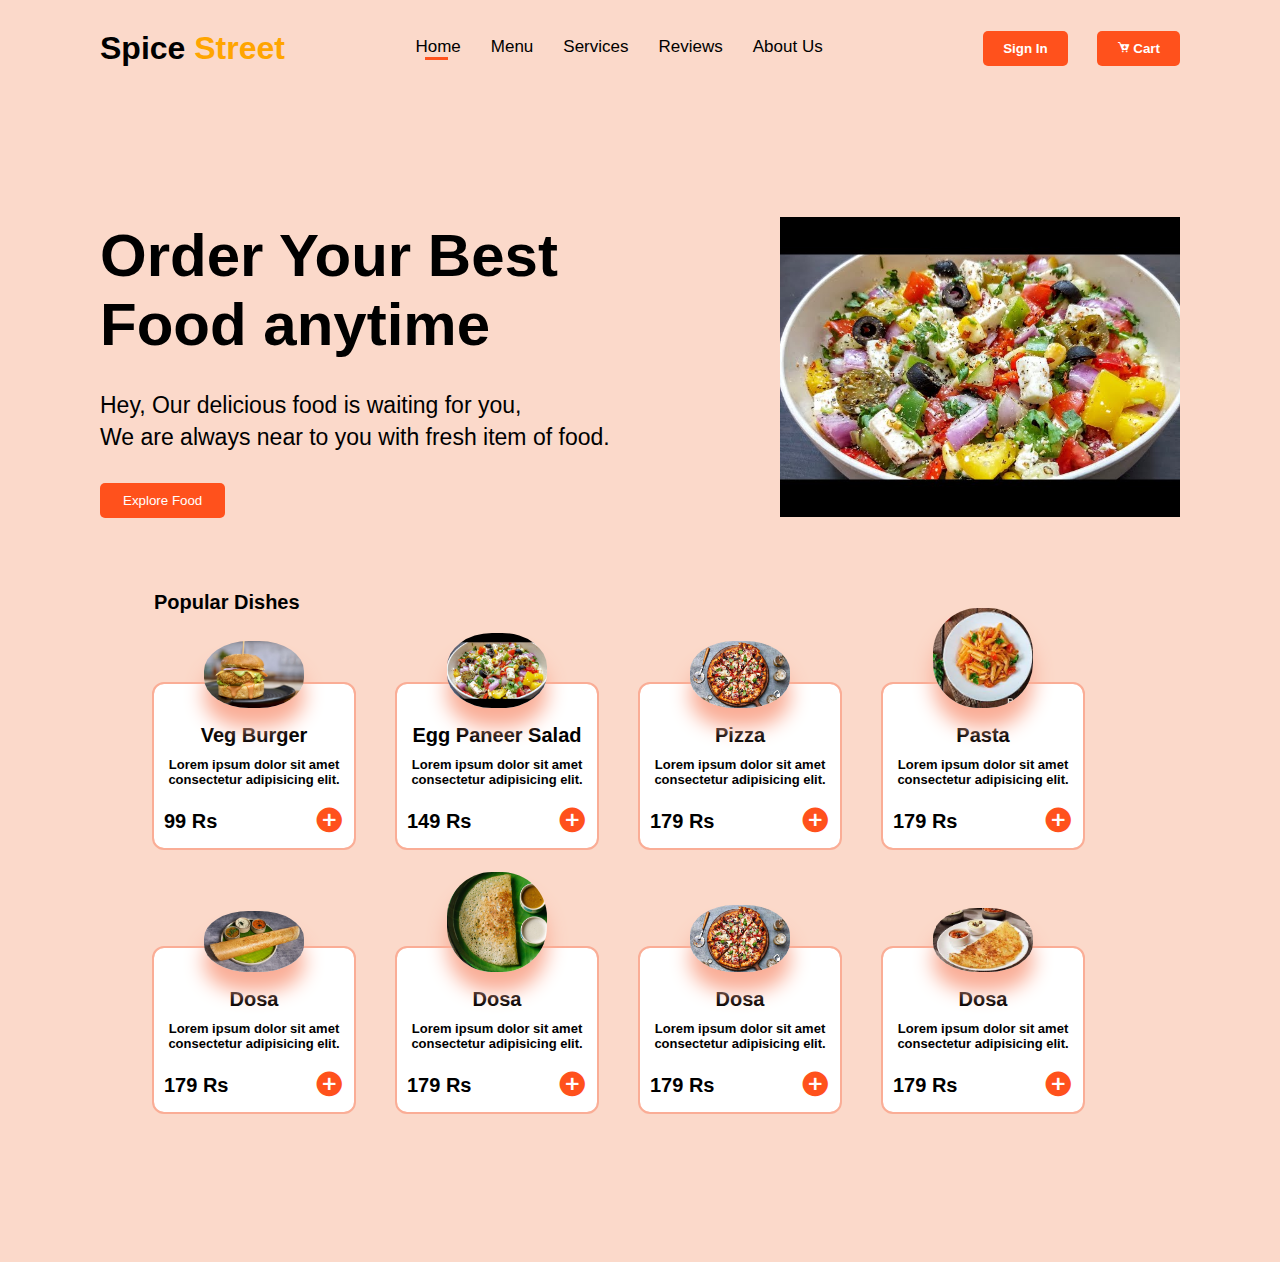
<file: index.html>
<!DOCTYPE html>
<html lang="en">
<head>
    <meta charset="UTF-8">
    <meta http-equiv="X-UA-Compatible" content="IE=edge">
    <meta name="viewport" content="width=device-width, initial-scale=1.0">
    <title>Under Belly</title>
    <link rel="stylesheet" href="index.css">
    <link href='https://unpkg.com/boxicons@2.1.4/css/boxicons.min.css' rel='stylesheet'>
</head>
<body>
    
    <section class="menu">
        <div class="nav">
            <div class="logo"><h1>Spice <b>Street</b></h1></div>
            <ul>
                <li><a class="active" href="#">Home</a></li>
                <li><a href="menu2.html">Menu</a></li>
                <li><a href="services.html">Services</a></li>
                <li><a href="review.html">Reviews</a></li>
                <li><a href="#">About Us</a></li>
            </ul>
            <div class="r-btn">
                <a href="login.html"><input class="signin" type="submit" value="Sign In" name="signin"></a>
                <button class="cart"><i class='bx bxs-cart-add'></i> Cart</button>
            </div>
        </div>
    </section>

    <section class="grid">
        <div class="content">
            <div class="content-left">
                <div class="info">
                    <h2>Order Your Best <br>Food anytime</h2>
                    <p>Hey, Our delicious food is waiting for you, <br>
                    We are always near to you with fresh item of food.</p>
                </div>
                <button><a href="menu2.html">Explore Food</a></button>
            </div>
            <div class="content-right">
                <img src="image2.png" alt="foodimage">
            </div>
        </div>
    </section>


    <section class="category">
        <div class="list-items">
            <h3>Popular Dishes</h3>
            <div class="card-list">
                <div class="cards">
                    <img src="image4.png" alt="">
                    <div class="food-title">
                        <h1>Veg Burger</h1>
                    </div>
                    <div class="desc-food">
                        <p>Lorem ipsum dolor sit amet consectetur adipisicing elit. </p>
                    </div>
                    <div class="price">
                        <span>99 Rs </span> <span><i class='bx bxs-plus-circle plus-icon'></i></span>
                    </div>
                </div>
                <div class="cards">

                    <img src="image2.png" alt="">
                    <div class="food-title">
                        <h1>Egg Paneer Salad</h1>
                    </div>
                    <div class="desc-food">
                        <p>Lorem ipsum dolor sit amet consectetur adipisicing elit. </p>
                    </div>
                    <div class="price">
                        <span>149 Rs </span> <span><i class='bx bxs-plus-circle plus-icon'></i></span>
                    </div>
                </div>
                <div class="cards">
                    <img src="image3.png" alt="">
                    <div class="food-title">
                        <h1>Pizza</h1>
                    </div>
                    <div class="desc-food">
                        <p>Lorem ipsum dolor sit amet consectetur adipisicing elit. </p>
                    </div>
                    <div class="price">
                        <span>179 Rs </span> <span><i class='bx bxs-plus-circle plus-icon'></i></span>
                    </div>
                </div>
                <div class="cards">
                    <img src="pasta.png" alt="">
                    <div class="food-title">
                        <h1>Pasta</h1>
                    </div>
                    <div class="desc-food">
                        <p>Lorem ipsum dolor sit amet consectetur adipisicing elit. </p>
                    </div>
                    <div class="price">
                        <span>179 Rs </span> <span><i class='bx bxs-plus-circle plus-icon'></i></span>
                    </div>
                </div>
                <div class="cards">
                    <img src="dosa.jpg" alt="">
                    <div class="food-title">
                        <h1>Dosa</h1>
                    </div>
                    <div class="desc-food">
                        <p>Lorem ipsum dolor sit amet consectetur adipisicing elit. </p>
                    </div>
                    <div class="price">
                        <span>179 Rs </span> <span><i class='bx bxs-plus-circle plus-icon'></i></span>
                    </div>
                </div>

                <div class="cards">
                    <img src="image3.jpg" alt="">
                    <div class="food-title">
                        <h1>Dosa</h1>
                    </div>
                    <div class="desc-food">
                        <p>Lorem ipsum dolor sit amet consectetur adipisicing elit. </p>
                    </div>
                    <div class="price">
                        <span>179 Rs </span> <span><i class='bx bxs-plus-circle plus-icon'></i></span>
                    </div>
                </div>
                <div class="cards">
                    <img src="image3.png" alt="">
                    <div class="food-title">
                        <h1>Dosa</h1>
                    </div>
                    <div class="desc-food">
                        <p>Lorem ipsum dolor sit amet consectetur adipisicing elit. </p>
                    </div>
                    <div class="price">
                        <span>179 Rs </span> <span><i class='bx bxs-plus-circle plus-icon'></i></span>
                    </div>
                </div>

                <div class="cards">
                    <img src="image5.png" alt="">
                    <div class="food-title">
                        <h1>Dosa</h1>
                    </div>
                    <div class="desc-food">
                        <p>Lorem ipsum dolor sit amet consectetur adipisicing elit. </p>
                    </div>
                    <div class="price">
                        <span>179 Rs </span> <span><i class='bx bxs-plus-circle plus-icon'></i></span>
                    </div>
                </div>
                
                    
                    
                
        </div>
    </section>


</body>
</html>
</file>
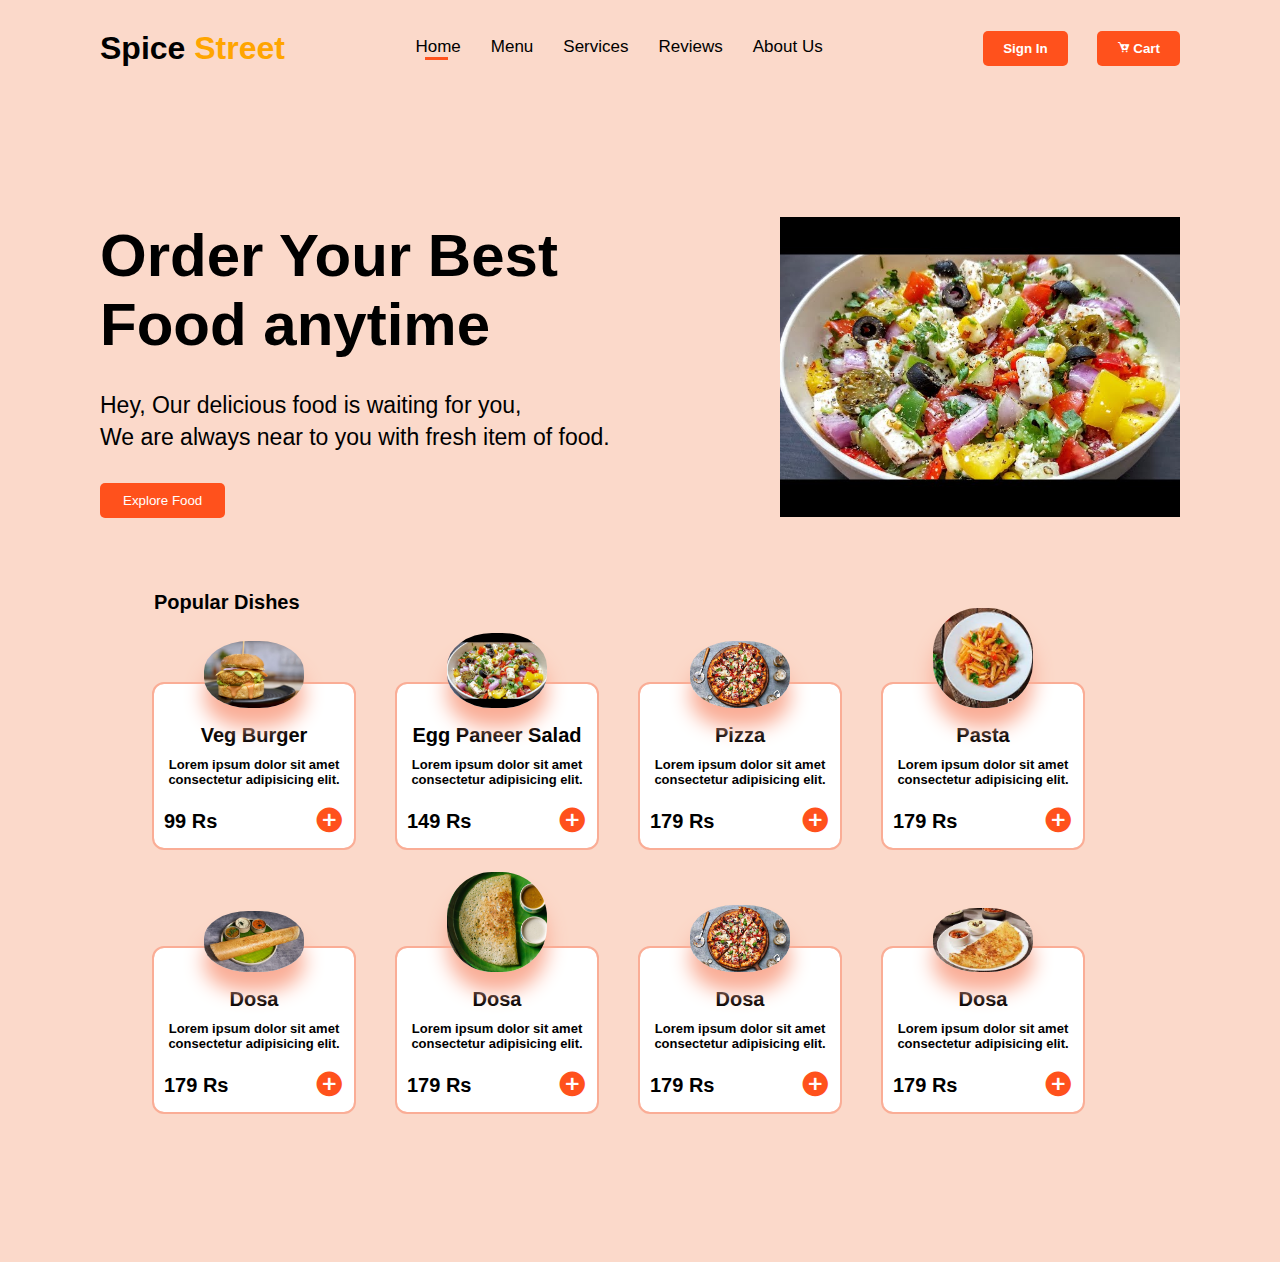
<file: Order Food Online/index.html>
<!DOCTYPE html>
<html lang="en">
<head>
    <meta charset="UTF-8">
    <meta http-equiv="X-UA-Compatible" content="IE=edge">
    <meta name="viewport" content="width=device-width, initial-scale=1.0">
    <title>Under Belly</title>
    <link rel="stylesheet" href="enhance.css">
    <link href='https://unpkg.com/boxicons@2.1.4/css/boxicons.min.css' rel='stylesheet'>
    
</head>
<body>
    
    <section class="menu">
        <div class="nav">
            <div class="logo"><h1>Spice <b>Street</b></h1></div>
            <ul>
                <li><a class="active" href="#">Home</a></li>
                <li><a href="menu2.html">Menu</a></li>
                <li><a href="services.html">Services</a></li>
                <li><a href="review.html">Reviews</a></li>
                <li><a href="#">About Us</a></li>
            </ul>
            <div class="r-btn">
                <a href="login.html"><input class="signin" type="submit" value="Sign In" name="signin"></a>
                <button class="cart"><i class='bx bxs-cart-add'></i> Cart</button>
            </div>
        </div>
    </section>

    <section class="grid">
        <div class="content">
            <div class="content-left">
                <div class="info">
                    <h2>Order Your Best <br>Food anytime</h2>
                    <p>Hey, Our delicious food is waiting for you, <br>
                    We are always near to you with fresh item of food.</p>
                </div>
                <button><a href="menu2.html">Explore Food</a></button>
            </div>
            <div class="content-right">
                <img src="image2.png" alt="foodimage">
            </div>
        </div>
    </section>


    <section class="category">
        <div class="list-items">
            <h3>Popular Dishes</h3>
            <div class="card-list">
                <div class="cards">
                    <img src="image4.png" alt="">
                    <div class="food-title">
                        <h1>Veg Burger</h1>
                    </div>
                    <div class="desc-food">
                        <p>Lorem ipsum dolor sit amet consectetur adipisicing elit. </p>
                    </div>
                    <div class="price">
                        <span>99 Rs </span> <span><i class='bx bxs-plus-circle plus-icon'></i></span>
                    </div>
                </div>
                <div class="cards">

                    <img src="image2.png" alt="">
                    <div class="food-title">
                        <h1>Egg Paneer Salad</h1>
                    </div>
                    <div class="desc-food">
                        <p>Lorem ipsum dolor sit amet consectetur adipisicing elit. </p>
                    </div>
                    <div class="price">
                        <span>149 Rs </span> <span><i class='bx bxs-plus-circle plus-icon'></i></span>
                    </div>



            
                </div>
                <div class="cards">
                    <img src="image3.png" alt="">
                    <div class="food-title">
                        <h1>Pizza</h1>
                    </div>
                    <div class="desc-food">
                        <p>Lorem ipsum dolor sit amet consectetur adipisicing elit. </p>
                    </div>
                    <div class="price">
                        <span>179 Rs </span> <span><i class='bx bxs-plus-circle plus-icon'></i></span>
                    </div>
                </div>
                <div class="cards">
                    <img src="pasta.png" alt="">
                    <div class="food-title">
                        <h1>Pasta</h1>
                    </div>
                    <div class="desc-food">
                        <p>Lorem ipsum dolor sit amet consectetur adipisicing elit. </p>
                    </div>
                    <div class="price">
                        <span>179 Rs </span> <span><i class='bx bxs-plus-circle plus-icon'></i></span>
                    </div>
                </div>
                <div class="cards">
                    <img src="dosa.jpg" alt="">
                    <div class="food-title">
                        <h1>Dosa</h1>
                    </div>
                    <div class="desc-food">
                        <p>Lorem ipsum dolor sit amet consectetur adipisicing elit. </p>
                    </div>
                    <div class="price">
                        <span>179 Rs </span> <span><i class='bx bxs-plus-circle plus-icon'></i></span>
                    </div>
                </div>

                <div class="cards">
                    <img src="image3.jpg" alt="">
                    <div class="food-title">
                        <h1>Dosa</h1>
                    </div>
                    <div class="desc-food">
                        <p>Lorem ipsum dolor sit amet consectetur adipisicing elit. </p>
                    </div>
                    <div class="price">
                        <span>179 Rs </span> <span><i class='bx bxs-plus-circle plus-icon'></i></span>
                    </div>
                </div>

                <div class="cards">
                    <img src="image3.png" alt="">
                    <div class="food-title">
                        <h1>Dosa</h1>
                    </div>
                    <div class="desc-food">
                        <p>Lorem ipsum dolor sit amet consectetur adipisicing elit. </p>
                    </div>
                    <div class="price">
                        <span>179 Rs </span> <span><i class='bx bxs-plus-circle plus-icon'></i></span>
                    </div>
                </div>

                <div class="cards">
                    <img src="image5.png" alt="">
                    <div class="food-title">
                        <h1>Dosa</h1>
                    </div>
                    <div class="desc-food">
                        <p>Lorem ipsum dolor sit amet consectetur adipisicing elit. </p>
                    </div>
                    <div class="price">
                        <span>179 Rs </span> <span><i class='bx bxs-plus-circle plus-icon'></i></span>
                    </div>
                </div>
                
                    
                    
                
        </div>
    </section>


</body>
</html>
</file>
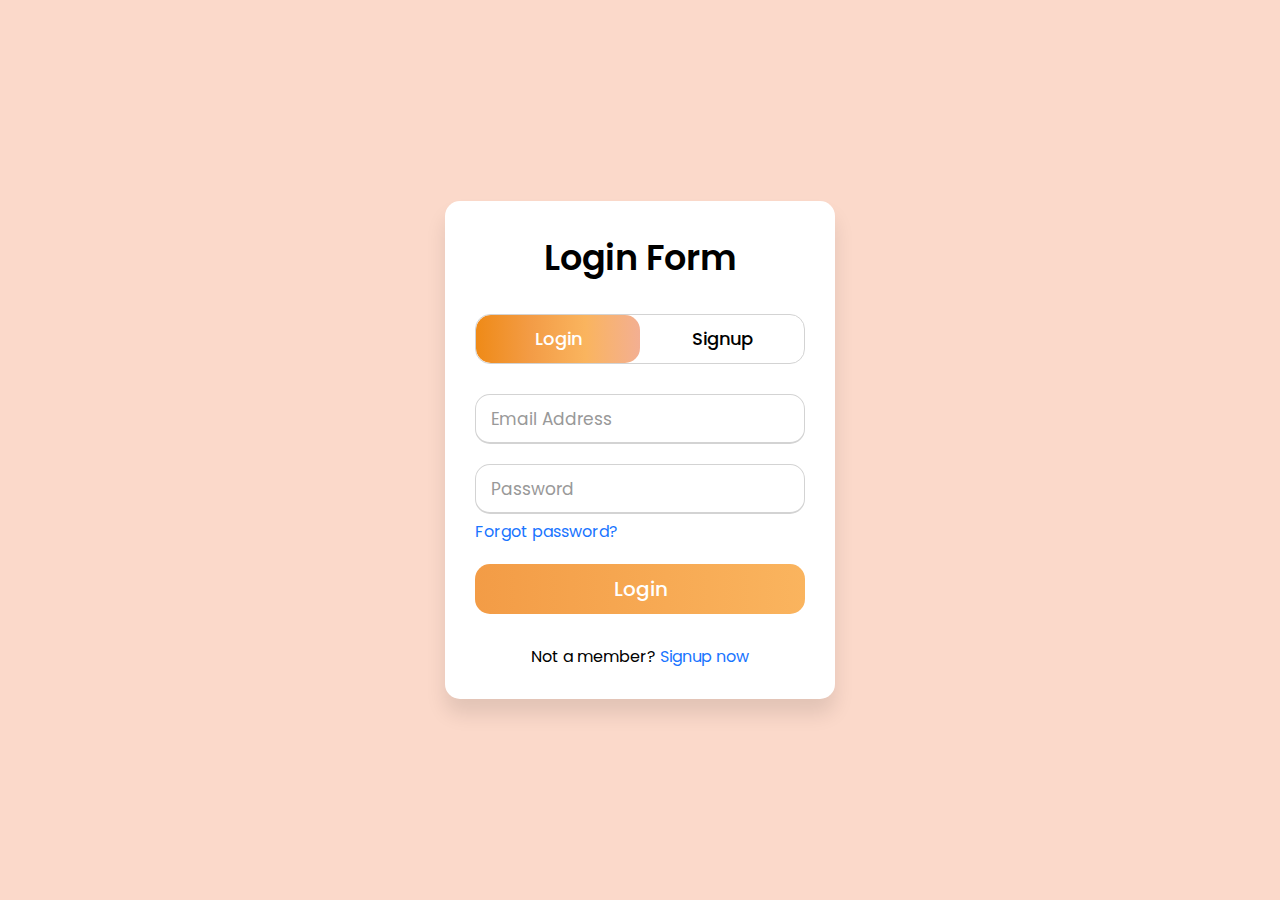
<file: login.html>
<!DOCTYPE html>
<html lang="en">
<head>
    <meta charset="UTF-8">
    <meta http-equiv="X-UA-Compatible" content="IE=edge">
    <meta name="viewport" content="width=device-width, initial-scale=1.0">
    <title>Document</title>

    <style>
        @import url('https://fonts.googleapis.com/css?family=Poppins:400,500,600,700&display=swap');
        *{
          margin: 0;
          padding: 0;
          box-sizing: border-box;
          font-family: 'Poppins', sans-serif;
        }
        html,body{
          display: grid;
          height: 100%;
          width: 100%;
          place-items: center;
          background-color: #fbd9ca;
        }
        ::selection{
          background: #1a75ff;
          color: #fff;
        }
        .wrapper{
          overflow: hidden;
          max-width: 390px;
          background: #fff;
          padding: 30px;
          border-radius: 15px;
          box-shadow: 0px 15px 20px rgba(0,0,0,0.1);
        }
        .wrapper .title-text{
          display: flex;
          width: 200%;
        }
        .wrapper .title{
          width: 50%;
          font-size: 35px;
          font-weight: 600;
          text-align: center;
          transition: all 0.6s cubic-bezier(0.68,-0.55,0.265,1.55);
        }
        .wrapper .slide-controls{
          position: relative;
          display: flex;
          height: 50px;
          width: 100%;
          overflow: hidden;
          margin: 30px 0 10px 0;
          justify-content: space-between;
          border: 1px solid lightgrey;
          border-radius: 15px;
        }
        .slide-controls .slide{
          height: 100%;
          width: 100%;
          color: #fff;
          font-size: 18px;
          font-weight: 500;
          text-align: center;
          line-height: 48px;
          cursor: pointer;
          z-index: 1;
          transition: all 0.6s ease;
        }
        .slide-controls label.signup{
          color: #000;
        }
        .slide-controls .slider-tab{
          position: absolute;
          height: 100%;
          width: 50%;
          left: 0;
          z-index: 0;
          border-radius: 15px;
          background: -webkit-linear-gradient(left,#ef8a17,#f39c46,#fab45e
        , #f3af92);
          transition: all 0.6s cubic-bezier(0.68,-0.55,0.265,1.55);
        }
        input[type="radio"]{
          display: none;
        }
        #signup:checked ~ .slider-tab{
          left: 50%;
        }
        #signup:checked ~ label.signup{
          color: #fff;
          cursor: default;
          user-select: none;
        }
        #signup:checked ~ label.login{
          color: #000;
        }
        #login:checked ~ label.signup{
          color: #000;
        }
        #login:checked ~ label.login{
          cursor: default;
          user-select: none;
        }
        .wrapper .form-container{
          width: 100%;
          overflow: hidden;
        }
        .form-container .form-inner{
          display: flex;
          width: 200%;
        }
        .form-container .form-inner form{
          width: 50%;
          transition: all 0.6s cubic-bezier(0.68,-0.55,0.265,1.55);
        }
        .form-inner form .field{
          height: 50px;
          width: 100%;
          margin-top: 20px;
        }
        .form-inner form .field input{
          height: 100%;
          width: 100%;
          outline: none;
          padding-left: 15px;
          border-radius: 15px;
          border: 1px solid lightgrey;
          border-bottom-width: 2px;
          font-size: 17px;
          transition: all 0.3s ease;
        }
        .form-inner form .field input:focus{
          border-color: #1a75ff;
          /* box-shadow: inset 0 0 3px #fb6aae; */
        }
        .form-inner form .field input::placeholder{
          color: #999;
          transition: all 0.3s ease;
        }
        form .field input:focus::placeholder{
          color: #1a75ff;
        }
        .form-inner form .pass-link{
          margin-top: 5px;
        }
        .form-inner form .signup-link{
          text-align: center;
          margin-top: 30px;
        }
        .form-inner form .pass-link a,
        .form-inner form .signup-link a{
          color: #1a75ff;
          text-decoration: none;
        }
        .form-inner form .pass-link a:hover,
        .form-inner form .signup-link a:hover{
          text-decoration: underline;
        }
        form .btn{
          height: 50px;
          width: 100%;
          border-radius: 15px;
          position: relative;
          overflow: hidden;
        }
        form .btn .btn-layer{
          height: 100%;
          width: 300%;
          position: absolute;
          left: -100%;
          background: -webkit-linear-gradient(left,#ef8a17,#f39c46,#fab45e
        , #f3af92);
          border-radius: 15px;
          transition: all 0.4s ease;;
        }
        form .btn:hover .btn-layer{
          left: 0;
        }
        form .btn input[type="submit"]{
          height: 100%;
          width: 100%;
          z-index: 1;
          position: relative;
          background: none;
          border: none;
          color: #fff;
          padding-left: 0;
          border-radius: 15px;
          font-size: 20px;
          font-weight: 500;
          cursor: pointer;
        }
    </style>

</head>
<body>
    
    <div class="wrapper">
        <div class="title-text">
          <div class="title login">Login Form</div>
          <div class="title signup">Signup Form</div>
        </div>
        <div class="form-container">
          <div class="slide-controls">
            <input type="radio" name="slide" id="login" checked>
            <input type="radio" name="slide" id="signup">
            <label for="login" class="slide login">Login</label>
            <label for="signup" class="slide signup">Signup</label>
            <div class="slider-tab"></div>
          </div>
          <div class="form-inner">
            <form action="#" class="login">
              <div class="field">
                <input type="text" placeholder="Email Address" required>
              </div>
              <div class="field">
                <input type="password" placeholder="Password" required>
              </div>
              <div class="pass-link"><a href="#">Forgot password?</a></div>
              <div class="field btn">
                <div class="btn-layer"></div>
                <input type="submit" value="Login">
              </div>
              <div class="signup-link">Not a member? <a href="">Signup now</a></div>
            </form>
            <form action="#" class="signup">
              <div class="field">
                <input type="text" placeholder="Email Address" required>
              </div>
              <div class="field">
                <input type="password" placeholder="Password" required>
              </div>
              <div class="field">
                <input type="password" placeholder="Confirm password" required>
              </div>
              <div class="field btn">
                <div class="btn-layer"></div>
                <input type="submit" value="Signup">
              </div>
            </form>
          </div>
        </div>
      </div>
  

      <script>
        const loginText = document.querySelector(".title-text .login");
        const loginForm = document.querySelector("form.login");
        const loginBtn = document.querySelector("label.login");
        const signupBtn = document.querySelector("label.signup");
        const signupLink = document.querySelector("form .signup-link a");
        signupBtn.onclick = (()=>{
          loginForm.style.marginLeft = "-50%";
          loginText.style.marginLeft = "-50%";
        });
        loginBtn.onclick = (()=>{
          loginForm.style.marginLeft = "0%";
          loginText.style.marginLeft = "0%";
        });
        signupLink.onclick = (()=>{
          signupBtn.click();
          return false;
        });
  
      </script>

</body>
</html>
</file>
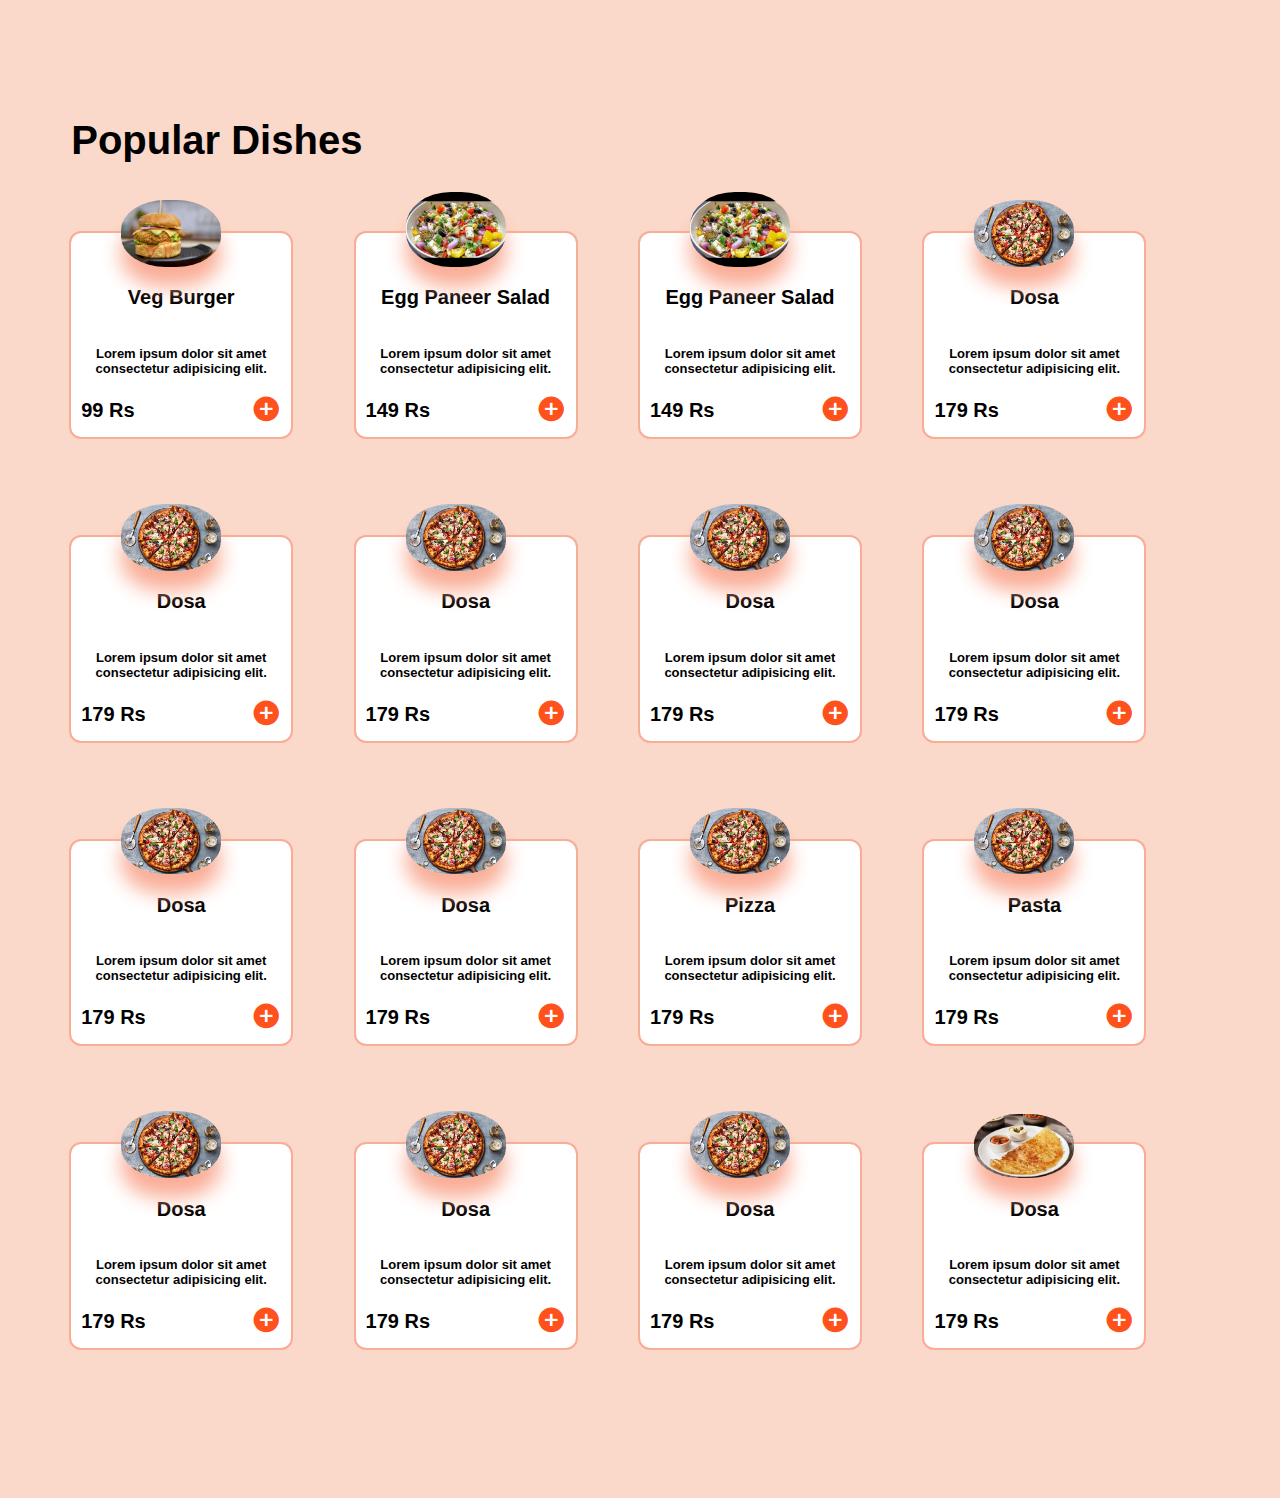
<file: menu.html>
<!DOCTYPE html>
<html lang="en">
<head>
    <meta charset="UTF-8">
    <meta http-equiv="X-UA-Compatible" content="IE=edge">
    <meta name="viewport" content="width=device-width, initial-scale=1.0">
    <title>Document</title>

    <link href='https://unpkg.com/boxicons@2.1.4/css/boxicons.min.css' rel='stylesheet'>
    <style>

        body{
           background-color: #fbd9ca;
        }


        .category{
            width: 100%;
            display: flex;
            margin-bottom: 50px;
            justify-content: center;
        }
        
        .category .list-items{
            width: 90%;
            position: relative;
            margin-top: 70px;
        }
        
        .category .list-items h3{
            font-size: 40px;
            font-weight: 600;
            font-family: sans-serif;
            margin-bottom: 70px;
        }
        
        .category .list-items .card-list{
            display: grid;
            grid-template-columns: repeat(4, 1fr);
        }
        
        .category .card-list .cards{
            width: 200px;
            height: auto;
            display: block;
            padding: 10px;
            outline: 2px solid #faad96 ;
            border-radius: 10px;
            position: relative;
            background: #ffffff;
            margin-bottom: 100px;
        }
        
        .category .card-list .cards img{
            width: 100px;
            height: auto;
            bottom: 170px;
            left: 50px;
            object-fit: cover;
            object-position: center;
            background-repeat: no-repeat;
            box-shadow: 0 20px 20px #faad96;
            border-radius: 45%;
            position: absolute;
        }
        
        .category .card-list .cards .food-title{
            padding: 30px 0 10px;
        }
        
        .category .card-list .cards .food-title h1{
            text-align: center;
            font-weight: bold;
            font-size: 20px;
            font-family: sans-serif;
        }
            
        .category .cards .desc-food p{
            font-family: sans-serif;
            font-size: 13px;
            font-weight: 550;
            text-align: center;
            margin-bottom: 18px;
        }
        
        .category .cards .price{
            display: flex;
            justify-content: space-between;
            align-items: center;
        }
        
        .category .cards .price span{
            font-size: 20px;
            font-family: sans-serif;
            font-weight: 900;
        }
        
        .category .cards .price span .plus-icon{
            color: #ff511c;
            font-size: 30px;
            cursor: pointer;
        }
        


    </style>
<body>


    <header >

        <nav class="menubar">

        </nav>

    </header>



    <section class="category">
        <div class="list-items">
            <h3>Popular Dishes</h3>
            <div class="card-list">
                <div class="cards">
                    <img src="image4.png" alt="">
                    <div class="food-title">
                        <h1>Veg Burger</h1>
                    </div>
                    <div class="desc-food">
                        <p>Lorem ipsum dolor sit amet consectetur adipisicing elit. </p>
                    </div>
                    <div class="price">
                        <span>99 Rs </span> <span><i class='bx bxs-plus-circle plus-icon'></i></span>
                    </div>
                </div>
                <div class="cards">

                    <img src="image2.png" alt="">
                    <div class="food-title">
                        <h1>Egg Paneer Salad</h1>
                    </div>
                    <div class="desc-food">
                        <p>Lorem ipsum dolor sit amet consectetur adipisicing elit. </p>
                    </div>
                    <div class="price">
                        <span>149 Rs </span> <span><i class='bx bxs-plus-circle plus-icon'></i></span>
                    </div>
                </div>

                <div class="cards">

                    <img src="image2.png" alt="">
                    <div class="food-title">
                        <h1>Egg Paneer Salad</h1>
                    </div>
                    <div class="desc-food">
                        <p>Lorem ipsum dolor sit amet consectetur adipisicing elit. </p>
                    </div>
                    <div class="price">
                        <span>149 Rs </span> <span><i class='bx bxs-plus-circle plus-icon'></i></span>
                    </div>
                </div>

                <div class="cards">
                    <img src="image3.png" alt="">
                    <div class="food-title">
                        <h1>Dosa</h1>
                    </div>
                    <div class="desc-food">
                        <p>Lorem ipsum dolor sit amet consectetur adipisicing elit. </p>
                    </div>
                    <div class="price">
                        <span>179 Rs </span> <span><i class='bx bxs-plus-circle plus-icon'></i></span>
                    </div>
                </div>

                <div class="cards">
                    <img src="image3.png" alt="">
                    <div class="food-title">
                        <h1>Dosa</h1>
                    </div>
                    <div class="desc-food">
                        <p>Lorem ipsum dolor sit amet consectetur adipisicing elit. </p>
                    </div>
                    <div class="price">
                        <span>179 Rs </span> <span><i class='bx bxs-plus-circle plus-icon'></i></span>
                    </div>
                </div>

                <div class="cards">
                    <img src="image3.png" alt="">
                    <div class="food-title">
                        <h1>Dosa</h1>
                    </div>
                    <div class="desc-food">
                        <p>Lorem ipsum dolor sit amet consectetur adipisicing elit. </p>
                    </div>
                    <div class="price">
                        <span>179 Rs </span> <span><i class='bx bxs-plus-circle plus-icon'></i></span>
                    </div>
                </div>

                <div class="cards">
                    <img src="image3.png" alt="">
                    <div class="food-title">
                        <h1>Dosa</h1>
                    </div>
                    <div class="desc-food">
                        <p>Lorem ipsum dolor sit amet consectetur adipisicing elit. </p>
                    </div>
                    <div class="price">
                        <span>179 Rs </span> <span><i class='bx bxs-plus-circle plus-icon'></i></span>
                    </div>
                </div>

                <div class="cards">
                    <img src="image3.png" alt="">
                    <div class="food-title">
                        <h1>Dosa</h1>
                    </div>
                    <div class="desc-food">
                        <p>Lorem ipsum dolor sit amet consectetur adipisicing elit. </p>
                    </div>
                    <div class="price">
                        <span>179 Rs </span> <span><i class='bx bxs-plus-circle plus-icon'></i></span>
                    </div>
                </div>

                <div class="cards">
                    <img src="image3.png" alt="">
                    <div class="food-title">
                        <h1>Dosa</h1>
                    </div>
                    <div class="desc-food">
                        <p>Lorem ipsum dolor sit amet consectetur adipisicing elit. </p>
                    </div>
                    <div class="price">
                        <span>179 Rs </span> <span><i class='bx bxs-plus-circle plus-icon'></i></span>
                    </div>
                </div>

                <div class="cards">
                    <img src="image3.png" alt="">
                    <div class="food-title">
                        <h1>Dosa</h1>
                    </div>
                    <div class="desc-food">
                        <p>Lorem ipsum dolor sit amet consectetur adipisicing elit. </p>
                    </div>
                    <div class="price">
                        <span>179 Rs </span> <span><i class='bx bxs-plus-circle plus-icon'></i></span>
                    </div>
                </div>

                <div class="cards">
                    <img src="image3.png" alt="">
                    <div class="food-title">
                        <h1>Pizza</h1>
                    </div>
                    <div class="desc-food">
                        <p>Lorem ipsum dolor sit amet consectetur adipisicing elit. </p>
                    </div>
                    <div class="price">
                        <span>179 Rs </span> <span><i class='bx bxs-plus-circle plus-icon'></i></span>
                    </div>
                </div>
                <div class="cards">
                    <img src="image3.png" alt="">
                    <div class="food-title">
                        <h1>Pasta</h1>
                    </div>
                    <div class="desc-food">
                        <p>Lorem ipsum dolor sit amet consectetur adipisicing elit. </p>
                    </div>
                    <div class="price">
                        <span>179 Rs </span> <span><i class='bx bxs-plus-circle plus-icon'></i></span>
                    </div>
                </div>
                <div class="cards">
                    <img src="image3.png" alt="">
                    <div class="food-title">
                        <h1>Dosa</h1>
                    </div>
                    <div class="desc-food">
                        <p>Lorem ipsum dolor sit amet consectetur adipisicing elit. </p>
                    </div>
                    <div class="price">
                        <span>179 Rs </span> <span><i class='bx bxs-plus-circle plus-icon'></i></span>
                    </div>
                </div>

                <div class="cards">
                    <img src="image3.png" alt="">
                    <div class="food-title">
                        <h1>Dosa</h1>
                    </div>
                    <div class="desc-food">
                        <p>Lorem ipsum dolor sit amet consectetur adipisicing elit. </p>
                    </div>
                    <div class="price">
                        <span>179 Rs </span> <span><i class='bx bxs-plus-circle plus-icon'></i></span>
                    </div>
                </div>

                <div class="cards">
                    <img src="image3.png" alt="">
                    <div class="food-title">
                        <h1>Dosa</h1>
                    </div>
                    <div class="desc-food">
                        <p>Lorem ipsum dolor sit amet consectetur adipisicing elit. </p>
                    </div>
                    <div class="price">
                        <span>179 Rs </span> <span><i class='bx bxs-plus-circle plus-icon'></i></span>
                    </div>
                </div>

                <div class="cards">
                    <img src="image5.png" alt="">
                    <div class="food-title">
                        <h1>Dosa</h1>
                    </div>
                    <div class="desc-food">
                        <p>Lorem ipsum dolor sit amet consectetur adipisicing elit. </p>
                    </div>
                    <div class="price">
                        <span>179 Rs </span> <span><i class='bx bxs-plus-circle plus-icon'></i></span>
                    </div>
                </div>
            </div> 
        </div>
    </section>
       
</body>
</html>
</file>
<file: index.css>
*,::after,::before{
    margin: 0;
    padding: 0;
    box-sizing: border-box;
}

body{
    margin: 0 100px;
    background-color: #fbd9ca;
}

.nav{
    width: 100%;
    display: flex;
    justify-content: space-between;
    align-items: center;
    padding: 30px 0;
}

.nav .logo h1{
    font-weight: 600;
    font-family: sans-serif;
    color: #000000;
}

.nav .logo b{
    color: orange;
}

.nav ul{
    display: flex;
    list-style: none;
}

.nav ul li{
    margin-right: 30px;
}

.nav ul li a{
    text-decoration: none;
    color: black;
    font-weight: 500;
    font-family: sans-serif;
    font-size: 17px;
}

.nav ul .active::after{
    content: '';
    width: 50%;
    height: 3px;
    background-color: #ff511c;
    display: flex;
    position: relative;
    margin-left: 10px;
}

input{
    padding: 10px 20px;
    cursor: pointer;
    font-weight: 600;
}

.signin{
    
    border: none;
}

.signin{
    background: #ff511c;
    color: #ffffff;
    outline: none;
    border:none;
    border-radius: 5px;
}



.cart{
    border: none;
    border-radius: 5px;
    background-color: #ff511c;
    outline: none;
    padding: 10px 20px;
    margin-left: 25px;
    color: #ffffff;
    cursor: pointer;
    font-weight: 600;

}

/* content */

.content{
    display: grid;
    grid-template-columns: 50% auto;
    gap: 30px;
    margin-top: 120px;
    align-items: center;
    justify-content: space-between;
    width: 100%;
}


/* content */

.content .content-left{
    display: block;
    width: 100%;

}

.content .content-left .info{
    max-width: 100%;
    display: flex;
    flex-direction: column;
}

.content .content-left .info h2{
    font-size: 60px;
    font-family: sans-serif;
    margin-bottom: 30px;
}

.content .content-left .info p{
    font-size: 23px;
    line-height: 2pc;
    margin-bottom: 30px;
    font-family: sans-serif;
}

.content .content-left button{
    padding: 10px 23px;
    background-color: #ff511c;
    color: #ffffff;
    border-radius: 5px;
    border: none;
    cursor: pointer;
      
}

.content .content-left button a{
    text-decoration: none;
    color: white;
}
/* content */

.content .content-right{
    display: block;
    width: 100%;
}

.content .content-right img{
    width: 400px;
    height: auto;
    position: relative;
    user-select: none;
    animation: rotate 15s linear infinite;
}


@keyframes rotate{
    0%{
        transform: rotate(0deg);
    }
    100%{
        transform: rotate(360deg);
    }
}




.category{
    width: 100%;
    display: flex;
    margin-bottom: 50px;
    justify-content: center;
}

.category .list-items{
    width: 90%;
    position: relative;
    margin-top: 70px;
}

.category .list-items h3{
    font-size: 20px;
    font-weight: 600;
    font-family: sans-serif;
    margin-bottom: 70px;
}

.category .list-items .card-list{
    display: grid;
    grid-template-columns: repeat(4, 1fr);
}

.category .card-list .cards{
    width: 200px;
    height: auto;
    display: block;
    padding: 10px;
    outline: 2px solid #faad96 ;
    border-radius: 10px;
    position: relative;
    background: #ffffff;
    margin-bottom: 100px;
}

.category .card-list .cards img{
    width: 100px;
    height: auto;
    bottom: 140px;
    left: 50px;
    object-fit: cover;
    object-position: center;
    background-repeat: no-repeat;
    box-shadow: 0 20px 20px #faad96;
    border-radius: 45%;
    position: absolute;
}

.category .card-list .cards .food-title{
    padding: 30px 0 10px;
}

.category .card-list .cards .food-title h1{
    text-align: center;
    font-weight: bold;
    font-size: 20px;
    font-family: sans-serif;
}
    
.category .cards .desc-food p{
    font-family: sans-serif;
    font-size: 13px;
    font-weight: 550;
    text-align: center;
    margin-bottom: 18px;
}

.category .cards .price{
    display: flex;
    justify-content: space-between;
    align-items: center;
}

.category .cards .price span{
    font-size: 20px;
    font-family: sans-serif;
    font-weight: 900;
}

.category .cards .price span .plus-icon{
    color: #ff511c;
    font-size: 30px;
    cursor: pointer;
}
</file>
<file: Order Food Online/enhance.css>
*,::after,::before{
    margin: 0;
    padding: 0;
    box-sizing: border-box;
}

body{
    margin: 0 100px;
    background-color: #fbd9ca;
}

.nav{
    width: 100%;
    display: flex;
    justify-content: space-between;
    align-items: center;
    padding: 30px 0;
}

.nav .logo h1{
    font-weight: 600;
    font-family: sans-serif;
    color: #000000;
}

.nav .logo b{
    color: orange;
}

.nav ul{
    display: flex;
    list-style: none;
}

.nav ul li{
    margin-right: 30px;
}

.nav ul li a{
    text-decoration: none;
    color: black;
    font-weight: 500;
    font-family: sans-serif;
    font-size: 17px;
}

.nav ul .active::after{
    content: '';
    width: 50%;
    height: 3px;
    background-color: #ff511c;
    display: flex;
    position: relative;
    margin-left: 10px;
}

input{
    padding: 10px 20px;
    cursor: pointer;
    font-weight: 600;
}

.signin{
    
    border: none;
}

.signin{
    background: #ff511c;
    color: #ffffff;
    outline: none;
    border:none;
    border-radius: 5px;
}



.cart{
    border: none;
    border-radius: 5px;
    background-color: #ff511c;
    outline: none;
    padding: 10px 20px;
    margin-left: 25px;
    color: #ffffff;
    cursor: pointer;
    font-weight: 600;

}

/* content */

.content{
    display: grid;
    grid-template-columns: 50% auto;
    gap: 30px;
    margin-top: 120px;
    align-items: center;
    justify-content: space-between;
    width: 100%;
}


/* content */

.content .content-left{
    display: block;
    width: 100%;

}

.content .content-left .info{
    max-width: 100%;
    display: flex;
    flex-direction: column;
}

.content .content-left .info h2{
    font-size: 60px;
    font-family: sans-serif;
    margin-bottom: 30px;
}

.content .content-left .info p{
    font-size: 23px;
    line-height: 2pc;
    margin-bottom: 30px;
    font-family: sans-serif;
}

.content .content-left button{
    padding: 10px 23px;
    background-color: #ff511c;
    color: #ffffff;
    border-radius: 5px;
    border: none;
    cursor: pointer;
      
}

.content .content-left button a{
    text-decoration: none;
    color: white;
}
/* content */

.content .content-right{
    display: block;
    width: 100%;
}

.content .content-right img{
    width: 400px;
    height: auto;
    position: relative;
    user-select: none;
    animation: rotate 15s linear infinite;
}


@keyframes rotate{
    0%{
        transform: rotate(0deg);
    }
    100%{
        transform: rotate(360deg);
    }
}




.category{
    width: 100%;
    display: flex;
    margin-bottom: 50px;
    justify-content: center;
}

.category .list-items{
    width: 90%;
    position: relative;
    margin-top: 70px;
}

.category .list-items h3{
    font-size: 20px;
    font-weight: 600;
    font-family: sans-serif;
    margin-bottom: 70px;
}

.category .list-items .card-list{
    display: grid;
    grid-template-columns: repeat(4, 1fr);
}

.category .card-list .cards{
    width: 200px;
    height: auto;
    display: block;
    padding: 10px;
    outline: 2px solid #faad96 ;
    border-radius: 10px;
    position: relative;
    background: #ffffff;
    margin-bottom: 100px;
}

.category .card-list .cards img{
    width: 100px;
    height: auto;
    bottom: 140px;
    left: 50px;
    object-fit: cover;
    object-position: center;
    background-repeat: no-repeat;
    box-shadow: 0 20px 20px #faad96;
    border-radius: 45%;
    position: absolute;
}

.category .card-list .cards .food-title{
    padding: 30px 0 10px;
}

.category .card-list .cards .food-title h1{
    text-align: center;
    font-weight: bold;
    font-size: 20px;
    font-family: sans-serif;
}
    
.category .cards .desc-food p{
    font-family: sans-serif;
    font-size: 13px;
    font-weight: 550;
    text-align: center;
    margin-bottom: 18px;
}

.category .cards .price{
    display: flex;
    justify-content: space-between;
    align-items: center;
}

.category .cards .price span{
    font-size: 20px;
    font-family: sans-serif;
    font-weight: 900;
}

.category .cards .price span .plus-icon{
    color: #ff511c;
    font-size: 30px;
    cursor: pointer;
}
</file>
